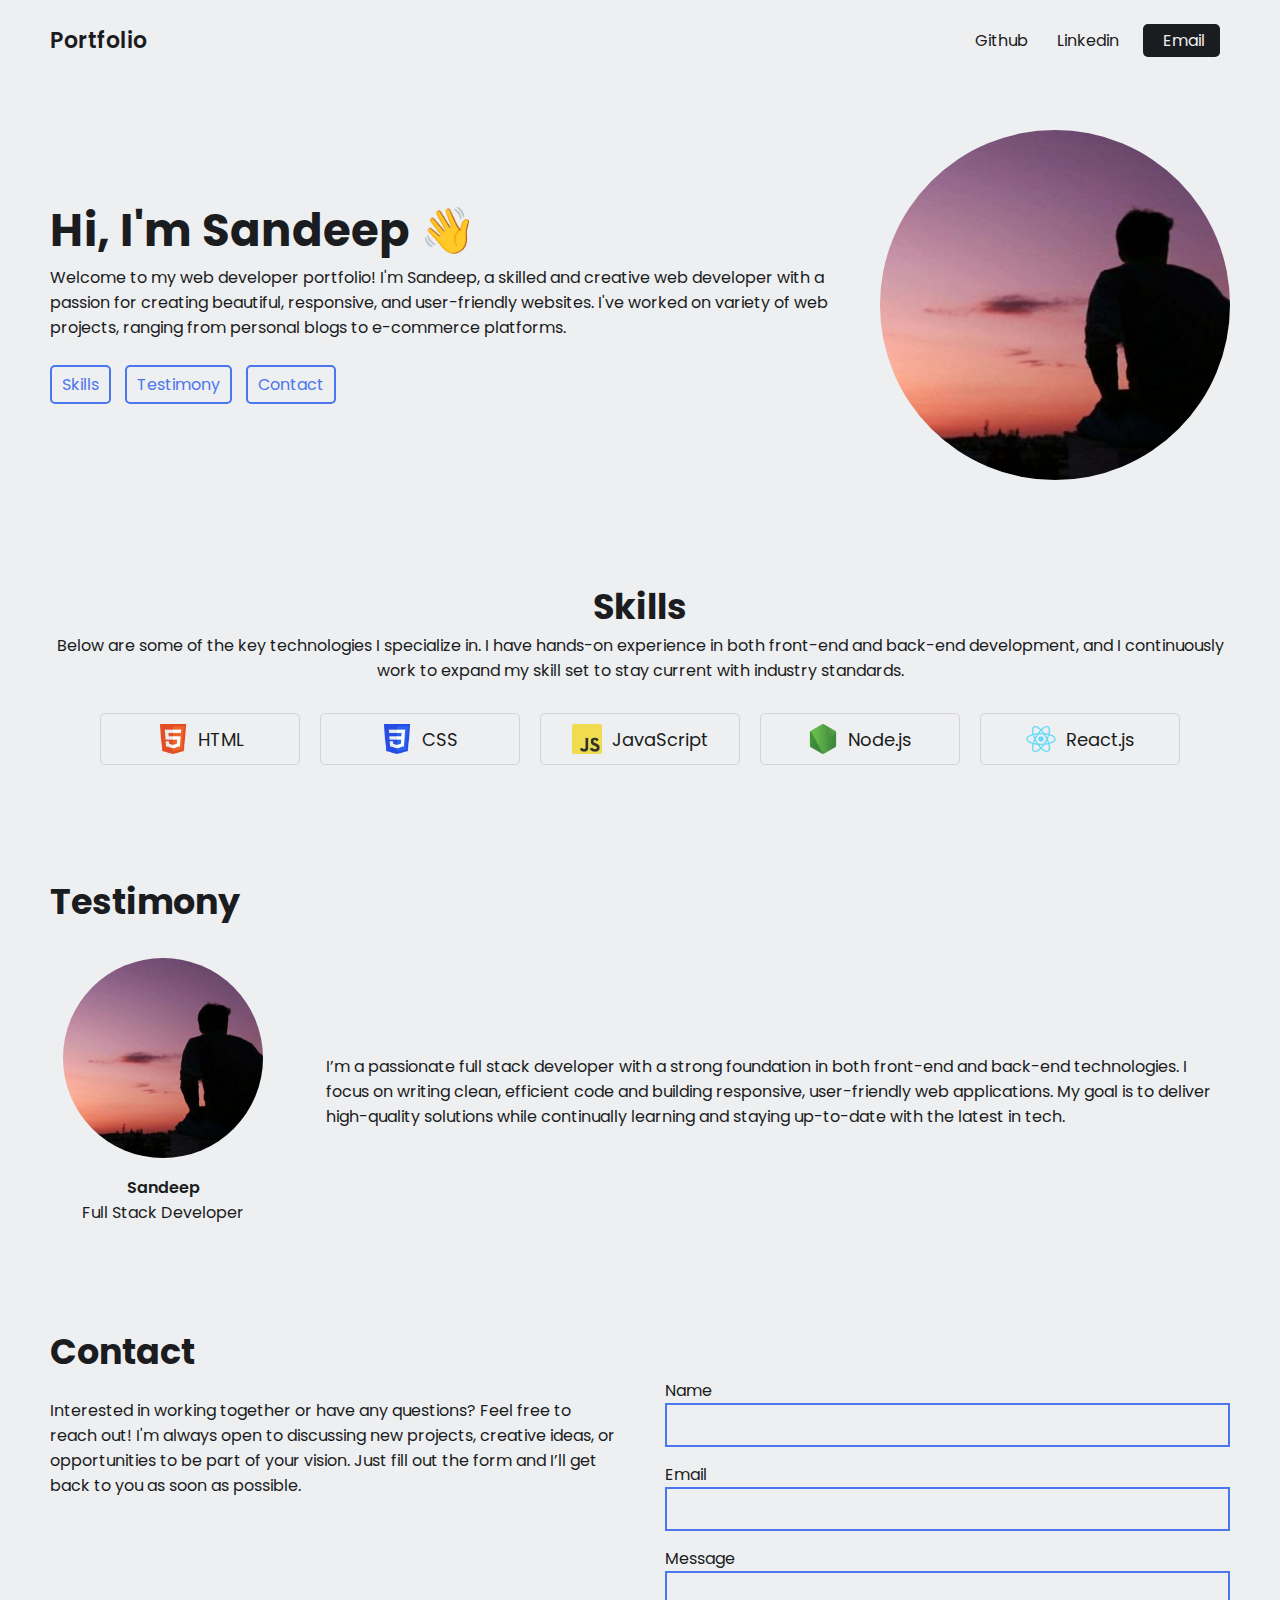
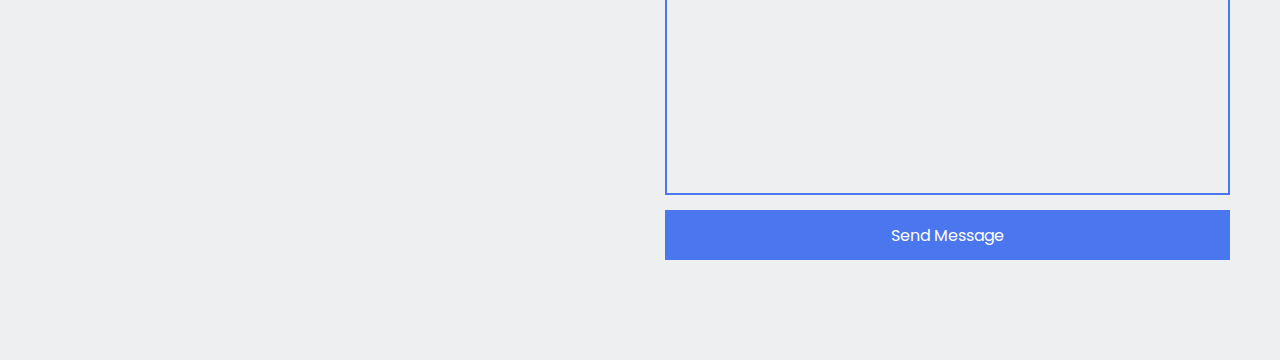
<file: personal portfolio/index.html>
<!DOCTYPE html>
<html lang="en">

<head>
    <meta charset="UTF-8">
    <meta http-equiv="X-UA-Compatible" content="IE=edge">
    <meta name="viewport" content="width=device-width, initial-scale=1.0">

    <link rel="preconnect" href="https://fonts.googleapis.com">
    <link rel="preconnect" href="https://fonts.gstatic.com" crossorigin>
    <link href="https://fonts.googleapis.com/css2?family=Poppins:wght@400;600&display=swap" rel="stylesheet">

    <link rel="stylesheet" href="https://cdnjs.cloudflare.com/ajax/libs/font-awesome/6.4.0/css/all.min.css"
        integrity="sha512-iecdLmaskl7CVkqkXNQ/ZH/XLlvWZOJyj7Yy7tcenmpD1ypASozpmT/E0iPtmFIB46ZmdtAc9eNBvH0H/ZpiBw=="
        crossorigin="anonymous" referrerpolicy="no-referrer" />

    <link rel="stylesheet" href="styles.css">

    <title>Portfolio</title>
</head>

<body>
    <!-- NAVBAR -->
    <nav>
        <div class="left">
            <a href="/">Portfolio</a>
        </div>

        <div class="right">
            <a href="http://github.com" target="_blank" rel="noopener noreferrer">
                <i class="fa-brands fa-github"></i>
                <span>Github</span>
            </a>

            <a href="http://linkedin.com" target="_blank" rel="noopener noreferrer">
                <i class="fa-brands fa-linkedin"></i>
                <span>Linkedin</span>
            </a>

            <a href="mailto:john@example.com">
                <i class="fa-solid fa-envelope"></i>
                <span>Email</span>
            </a>
        </div>
    </nav>

    <main>
        <!-- SECTION 1: Hero -->
        <section class="hero-section">
            <div class="text">
                <h2>Hi, I'm Sandeep 👋</h2>
                <p>Welcome to my web developer portfolio! I'm Sandeep, a skilled and creative web developer with a
                    passion for creating
                    beautiful, responsive, and user-friendly websites. I've worked on variety of web projects, ranging
                    from personal blogs
                    to e-commerce platforms.</p>

                <div class="links">
                    <a href="#skills">
                        <i class="fa-solid fa-code"></i>
                        <span>Skills</span>
                    </a>

                    <a href="#testimony">
                        <i class="fa-solid fa-pen"></i>
                        <span>Testimony</span>
                    </a>

                    <a href="#contact">
                        <i class="fa-solid fa-envelope"></i>
                        <span>Contact</span>
                    </a>
                </div>
            </div>

            <div class="headshot">
                <img src="./asset/profile.jpg" alt="profile-img">
            </div>
        </section>

        <!-- SECTION 2: Skills -->
        <section id="skills" class="skills-section">
            <h2>Skills</h2>
            <div class="text">
                Below are some of the key technologies I specialize in. I have hands-on experience in both front-end and back-end
                development, and I continuously work to expand my skill set to stay current with industry standards.
            </div>

            <div class="cells">
                <div class="cell">
                    <img src="./asset/html-logo.webp" alt="html logo">
                    <span>HTML</span>
                </div>

                <div class="cell">
                    <img src="./asset/css-logo.webp" alt="css logo">
                    <span>CSS</span>
                </div>

                <div class="cell">
                    <img src="./asset/javascript-logo.webp" alt="javascript logo">
                    <span>JavaScript</span>
                </div>

                <div class="cell">
                    <img src="./asset/node-logo.webp" alt="node logo">
                    <span>Node.js</span>
                </div>

                <div class="cell">
                    <img src="./asset/react-logo.webp" alt="react logo">
                    <span>React.js</span>
                </div>
            </div>
        </section>

        <!-- SECTION 3: Testimony -->
        <section id="testimony" class="testimony-section">
            <h2>Testimony</h2>
        
            <div class="group">
                <div class="person-details">
                    <img src="./asset/profile.jpg" alt="Profile picture of Sandeep">
                    <p>Sandeep</p>
                    <p>Full Stack Developer</p>
                </div>
        
                <div class="text">
                    I’m a passionate full stack developer with a strong foundation in both front-end and back-end technologies.
                    I focus on writing clean, efficient code and building responsive, user-friendly web applications. My goal is
                    to deliver high-quality solutions while continually learning and staying up-to-date with the latest in tech.
                </div>
            </div>
        </section>
        

        <!-- SECTION 4: Contact -->
        <section id="contact" class="contact-section">
            <h2>Contact</h2>

            <div class="group">
                <div class="text">
                    Interested in working together or have any questions? Feel free to reach out! I'm always open to discussing new
                    projects, creative ideas, or opportunities to be part of your vision. Just fill out the form and I’ll get back to you as
                    soon as possible.
                </div>

                <form>
                    <label for="name">Name</label>
                    <input type="text" id="name">

                    <label for="email">Email</label>
                    <input type="email" id="email">

                    <label for="message">Message</label>
                    <textarea id="message" cols="30" rows="10"></textarea>

                    <button type="submit">Send Message</button>
                </form>
            </div>
        </section>
    </main>
</body>

</html>
</file>
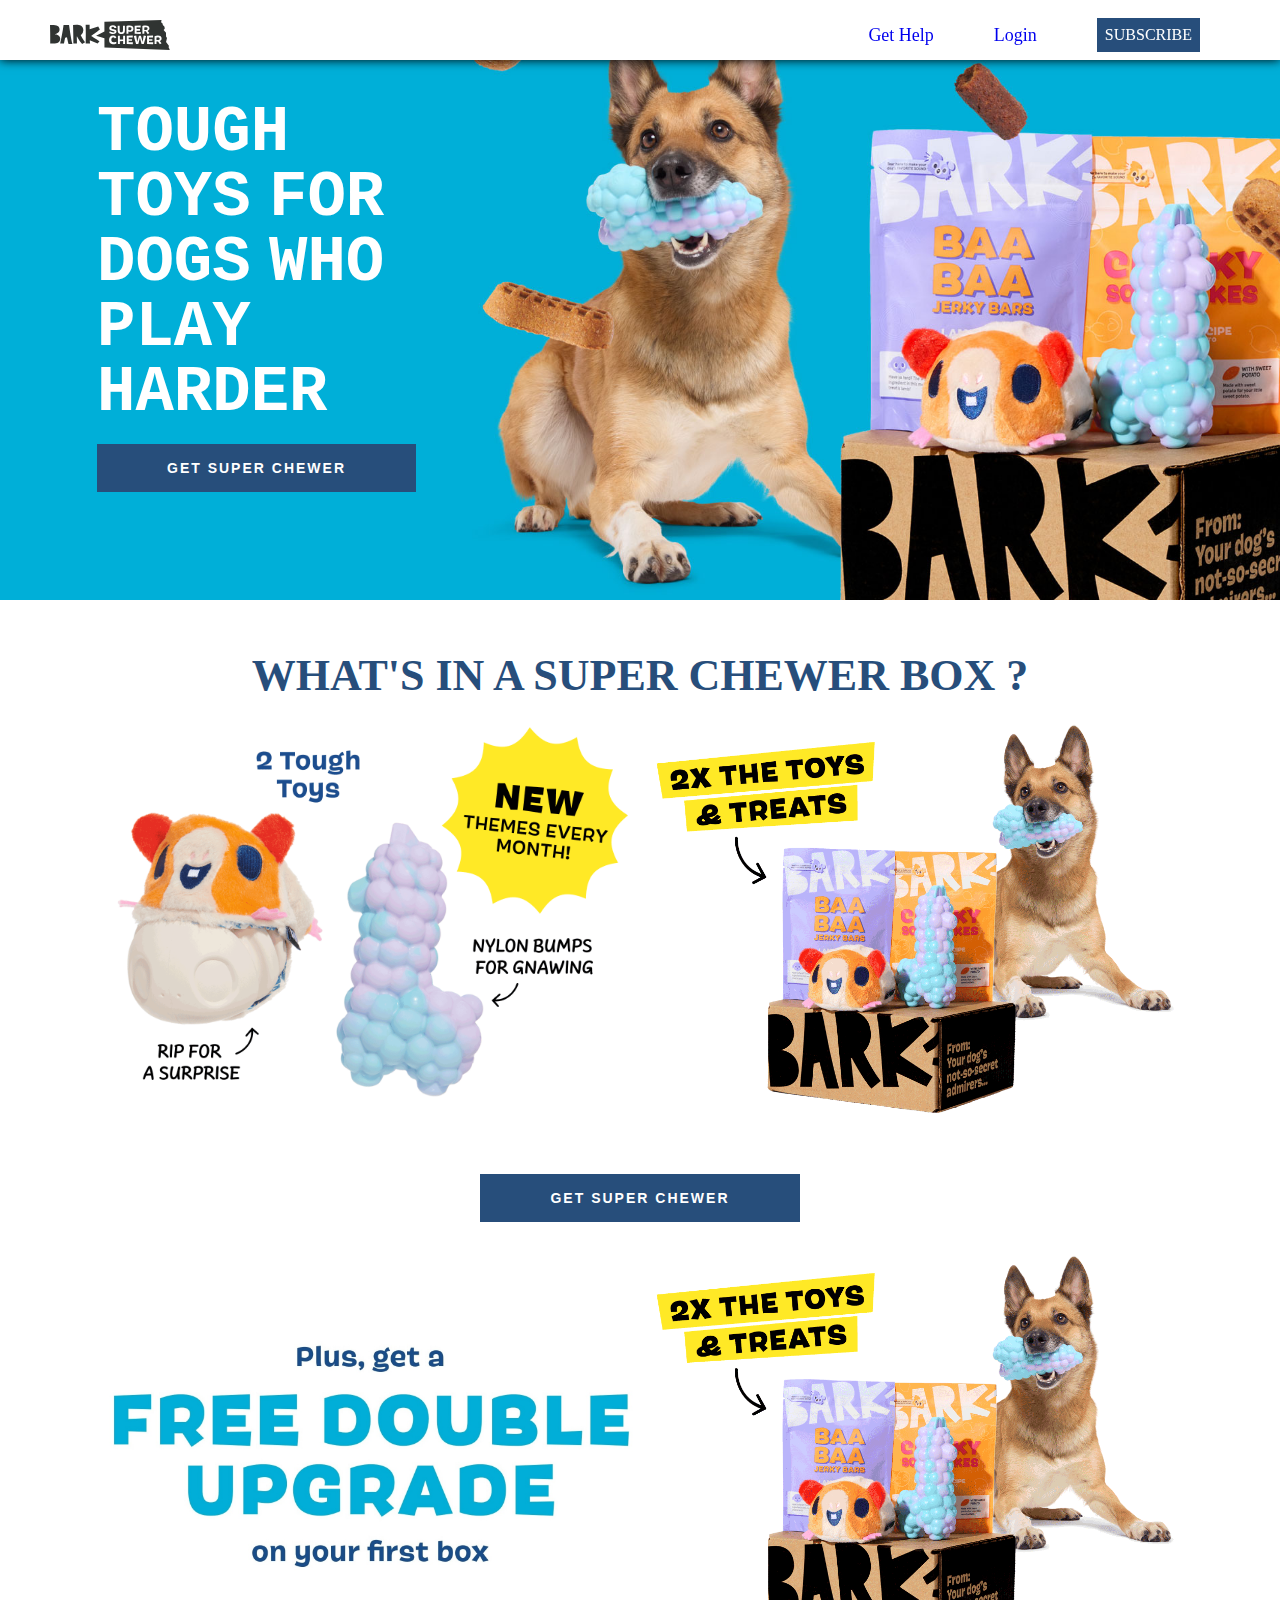
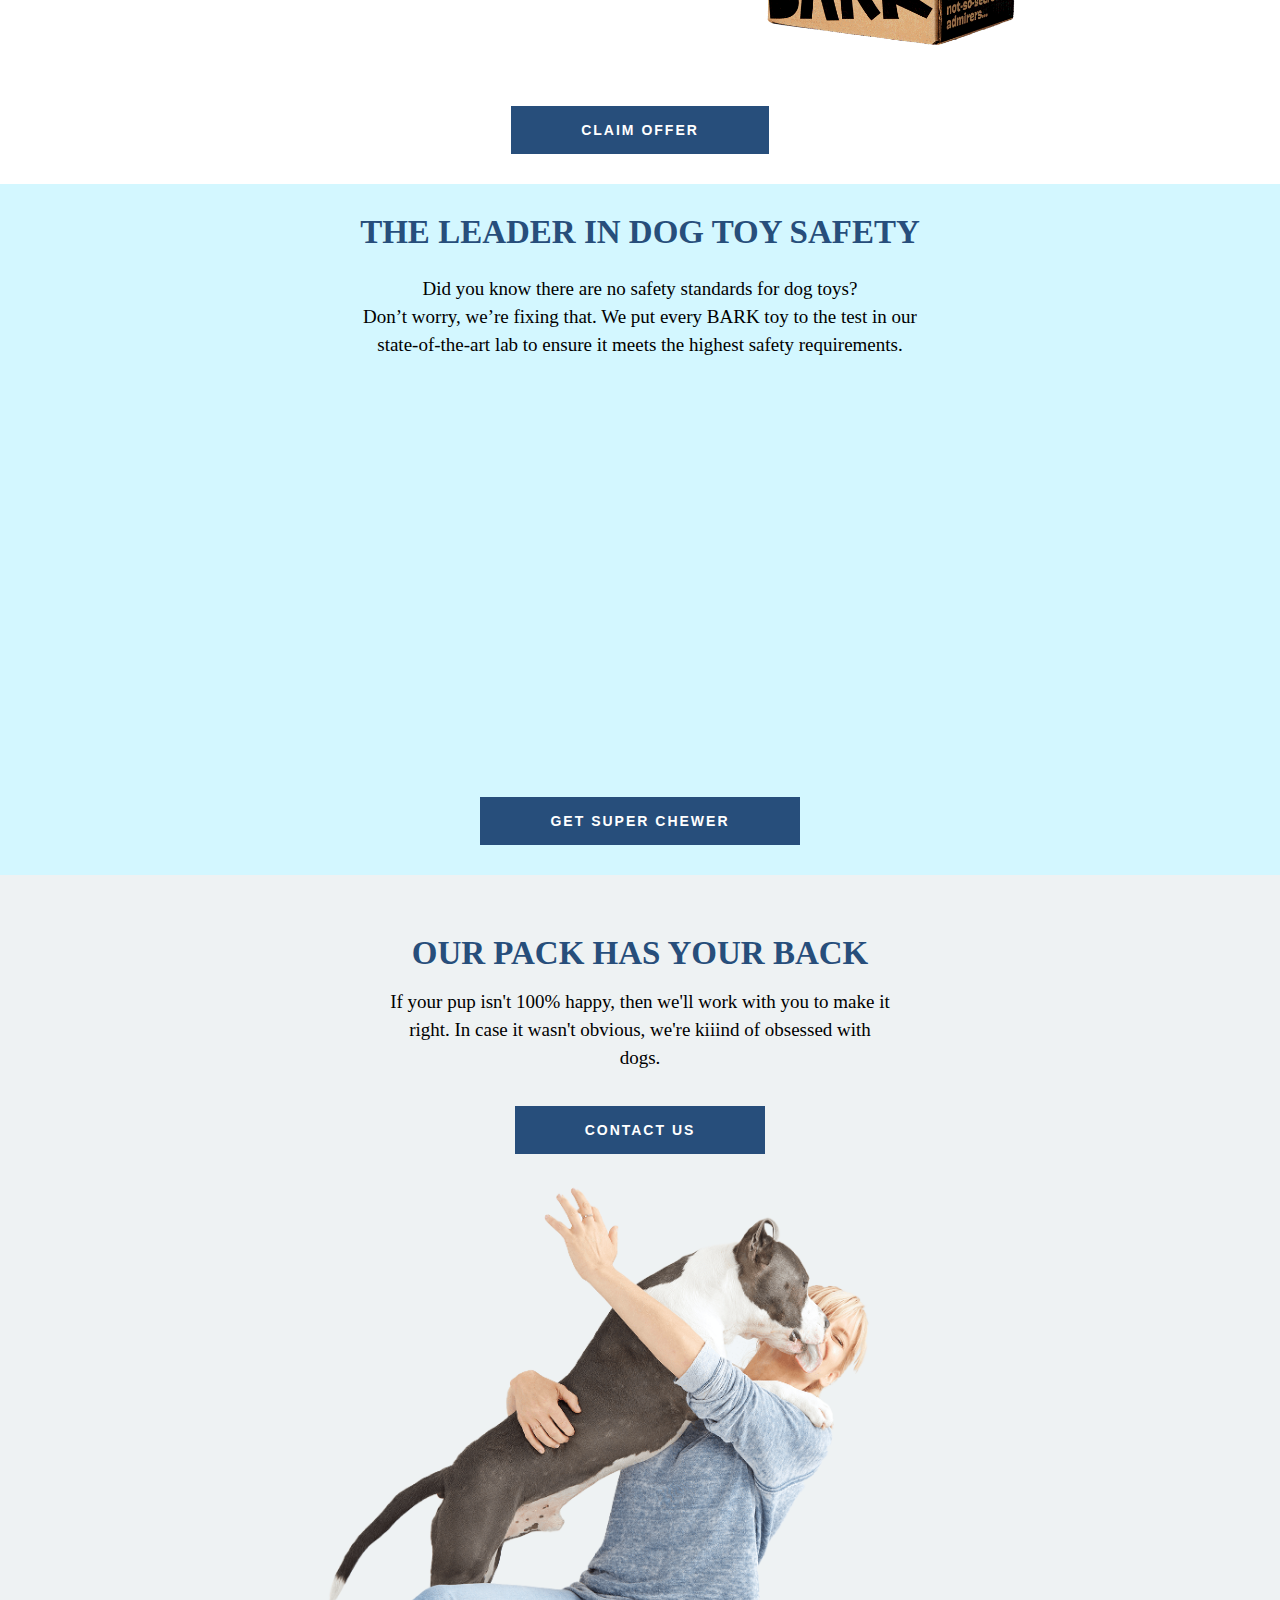
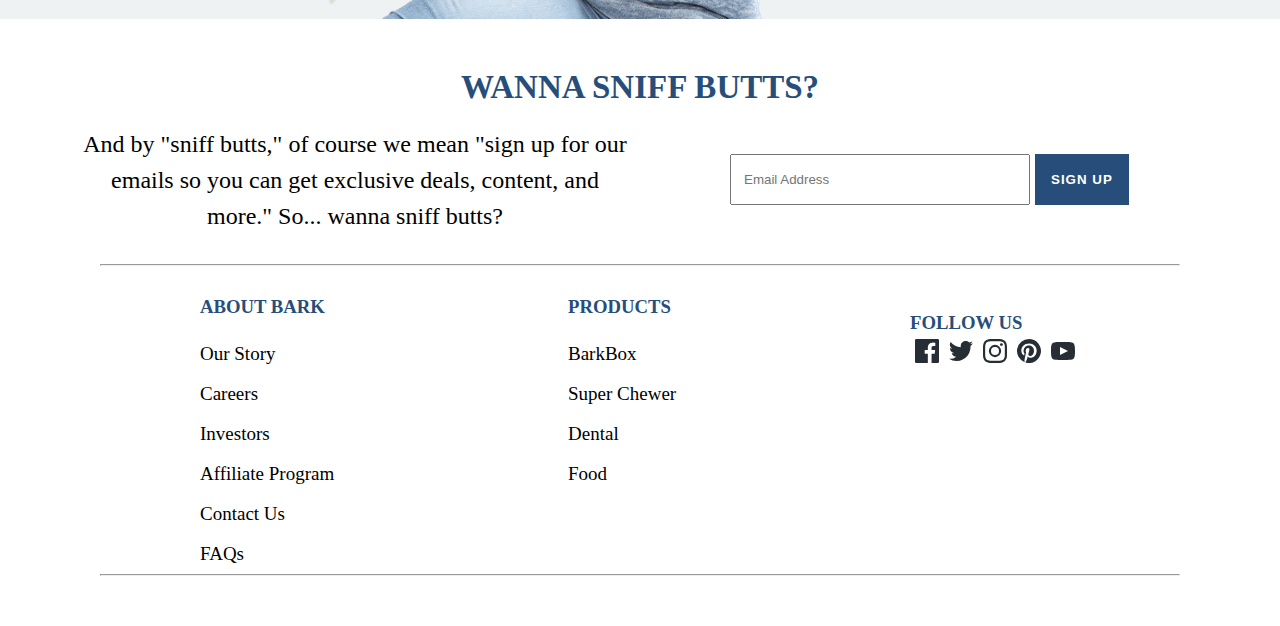
<file: product landing page/index.html>
<!DOCTYPE html>
<html lang="en">

<head>
    <meta charset="UTF-8">
    <meta name="viewport" content="width=device-width, initial-scale=1.0">
    <title></title>
    <link rel="stylesheet" href="style.css">
</head>

<body>
    <header class="header-sty">
        <img class="img-logo-sty" src="./asset/logo.svg" alt="barkbox_logo">
        <nav class="nav-link-sty">
            <ul>
                <li><a href="#">Get Help</a></li>
                <li><a href="#">Login</a></li>
                <li class="subscribe-sty">SUBSCRIBE</li>
            </ul>
        </nav>
    </header>
    <main>
        <section class="hero-section">
            <div class="hero-section-content-sty">
                <div class="hero-desktop-content">
                    <pre class="hero-heading-sty">
TOUGH 
TOYS FOR 
DOGS WHO 
PLAY
HARDER
</pre>
                    <button class="hero-btn-sty-super">GET SUPER CHEWER </button>
</div>
            </div>
        </section>

        <section class="super_chewer">
            <h2>WHAT'S IN A SUPER CHEWER BOX ?</h2>
            <div class="toys_container">
                <div class="left-box">
                    <img class="toys_image1" src="./asset/0724_Play_SC_JoinPage_Andes_Toys.gif" alt="">
                </div>
                <div class="right-box">
                    <img class="toys_image2" src="./asset/0724_Play_SC_JoinPage_Andes_GWP_TOYS.gif" alt="">
                </div>
            </div>
            <div class="btn-center">
                <button class="hero-btn-sty-super">GET SUPER CHEWER </button>
            </div>
        </section>

        <section class="upgrade-toys-sec">
            <div class="toys_container">
                <div class="left-upgrade-toys">
                    <img class="toys_image1" src="./asset/DD_Text_less_padding.jpeg" alt="">
                </div>
                <div class="right-upgrade-toys">
                    <img class="toys_image2" src="./asset/0724_Play_SC_JoinPage_Andes_GWP_TOYS.gif" alt="">
                </div>
            </div>
            <div class="btn-center">
                <button class="hero-btn-sty-super"> CLAIM OFFER</button>
            </div>
        </section>

        <section class="dog-safety">
            <div class="dog-safety-content">
                <h2>THE LEADER IN DOG TOY SAFETY</h2>
                <p>Did you know there are no safety standards for dog toys?</p>
                <p class="dog-safety-con-p">Don’t worry, we’re fixing that. We put every BARK toy to the test in our state-of-the-art lab to
                    ensure it meets the
                    highest safety requirements.</p>
            </div>
            <div class="video">
                <iframe class="you-tube-video-component" src="https://www.youtube.com/embed/g_DfhRK60c0?si=9krWtlgbxxtFpk3L" title="YouTube video player"
                    frameborder="0"
                    allow="accelerometer; autoplay; clipboard-write; encrypted-media; gyroscope; picture-in-picture; web-share"
                    referrerpolicy="strict-origin-when-cross-origin" allowfullscreen></iframe>
            </div>
            <div class="btn-center">
                <button class="hero-btn-sty-super"> GET SUPER CHEWER</button>
            </div>
        </section>

        <section class="pack-back">
            <div class="pack-back-content">
                <h2>OUR PACK HAS YOUR BACK</h2>
                <p>
                    If your pup isn't 100% happy, then we'll work with you to make it right. In case it wasn't
                    obvious, we're kiiind of
                    obsessed with dogs.</p>
            </div>

            <div class="btn-center">
                <button class="hero-btn-sty-super"> CONTACT US</button>
            </div>
            <img class="pack-back-img-sty" src="./asset/NEW_MOOSE_3__1_-min.png" alt="NEW_MOOSE_3__1_-min">
        </section>


        <section class="message">

            <h2>Wanna sniff butts?</h2>
            <div class="message-container">
                <p>
                    And by "sniff butts," of course we mean "sign up for our emails so you can get exclusive deals,
                    content, and more."
                    So... wanna sniff butts?</p>
                <div class="email">
                    <input type="email" placeholder="Email Address">
                    <button>SIGN UP</button>
                </div>
            </div>
        </section>

    </main>
    <footer class="footer">
        <hr>
        <div class="footer-container">
            <div id="foo-box" class="foo-box-one">
                <h3>ABOUT BARK</h3>
                <ul>
                    <li>Our Story</li>
                    <li>Careers</li>
                    <li>Investors</li>
                    <li>Affiliate Program</li>
                    <li>Contact Us</li>
                    <li>FAQs</li>
                </ul>
            </div>
            <div id="foo-box" class="foo-box-two">

                <h3>PRODUCTS</h3>
                <ul>
                    <li>BarkBox</li>
                    <li>Super Chewer</li>
                    <li>Dental</li>
                    <li>Food</li>
                </ul>

            </div>
            <div class="foo-box-three">
                <h3>
                    FOLLOW US
                </h3>
                <div class="social-media-container">
                    <ul>
                        <li><a href="">
                                <img src="./asset/face-book-icon.svg" alt="">
                            </a></li>
                        <li><a href="">
                                <img src="./asset/twitter-icon.svg" alt="">
                            </a></li>

                        <li><a href="">
                                <img src="./asset/insta-icon.svg" alt="">
                            </a>
                        </li>
                        <li><a href="">
                                <img src="./asset/pintrest-icon.svg" alt="">
                            </a></li>
                        <li><a href="">
                                <img src="./asset/icon-yt.svg" alt=""> </a></li>

                    </ul>
                </div>
            </div>
        </div>
        <hr>
    </footer>
</body>

</html>
</file>
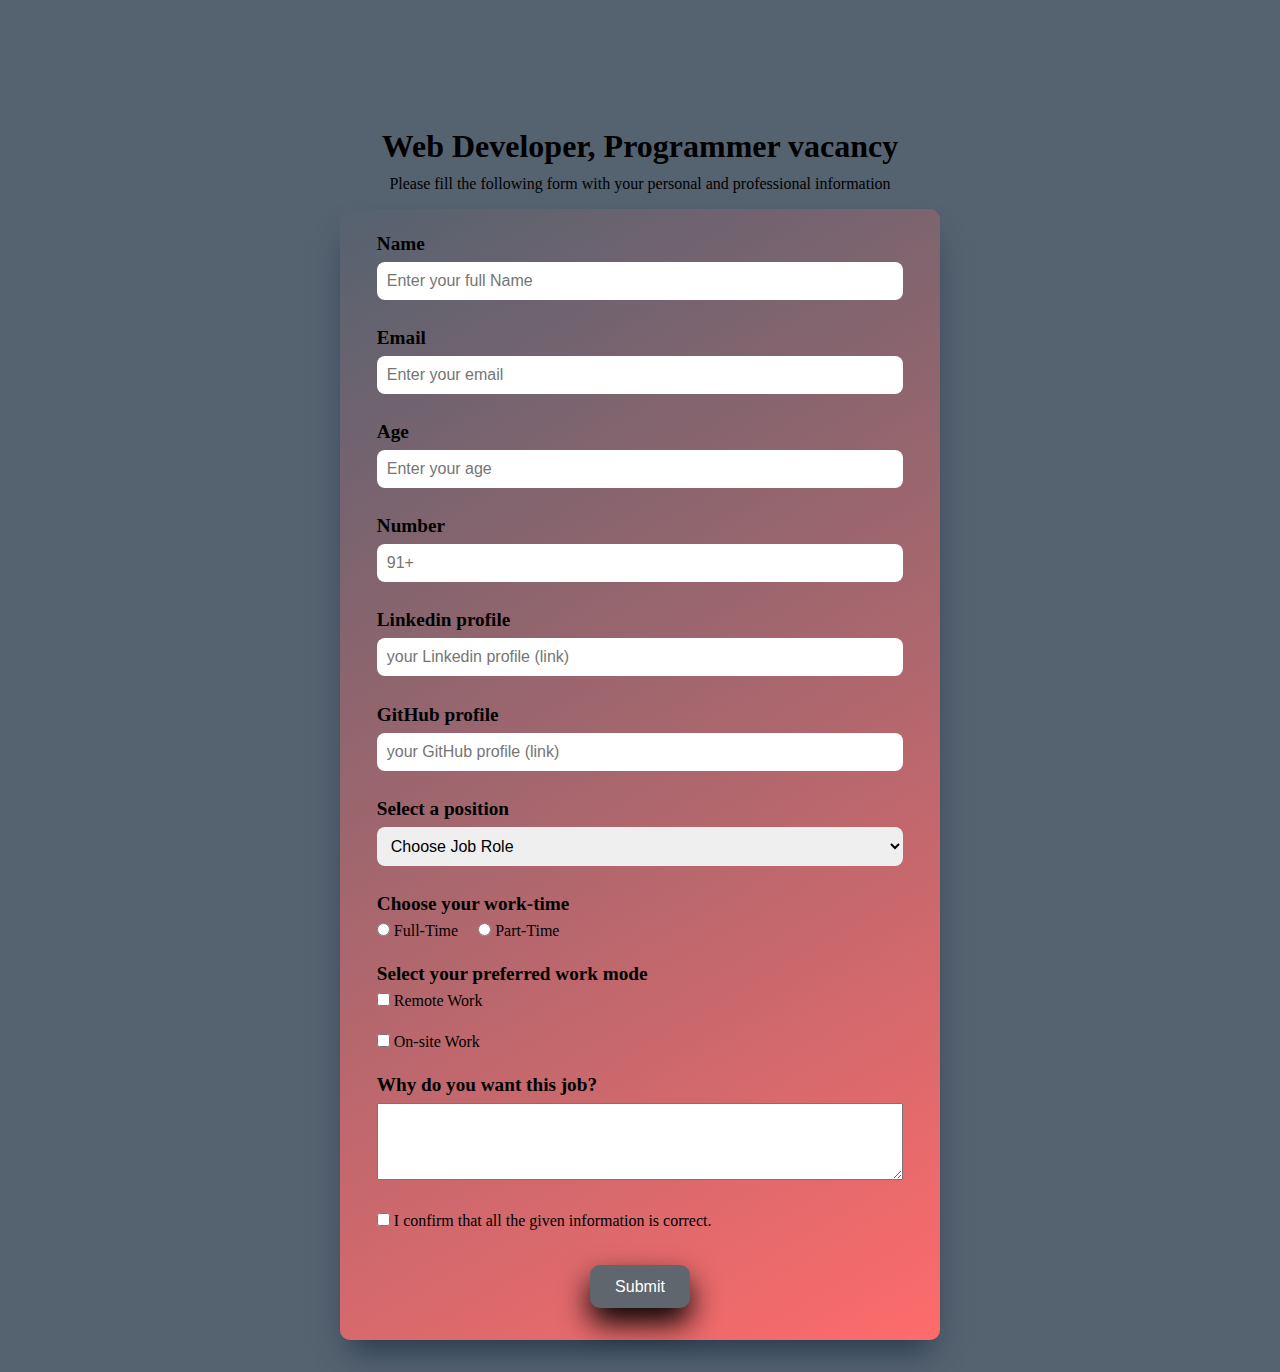
<file: survey form/index.html>
<!DOCTYPE html>
<html lang="en">

<head>
    <meta charset="UTF-8">
    <meta name="viewport" content="width=device-width, initial-scale=1.0">
    <title>web Developer Job Survey</title>
    <link rel="stylesheet" href="style.css">
</head>

<body>
    <h1 id="title">Web Developer, Programmer vacancy</h1>
    <p id="description">Please fill the following form with your personal and professional information</p>
    <div class="form-sty">
        <form action="" id="survey-form">
            <label class="label-sty" id="name-label" for="name">Name</label>
            <input type="text" name="" id="name" placeholder="Enter your full Name" required>
            <label for="email" id="email-label" class="label-sty">Email</label>
            <input type="email" name="" id="email" placeholder="Enter your email" required>
            <label for="number" id="number-label" class="label-sty">Age</label>
            <input type="number" name="" id="number" placeholder="Enter your age" min=19 max=45 required>
            <label class="label-sty">Number</label>
            <input type="text" name="" id="" placeholder="91+">
            <label class="label-sty">Linkedin profile</label>
            <input type="text" name="" id="" placeholder="your Linkedin profile (link)" required>
            <label for="github" class="label-sty">GitHub profile</label>
            <input type="text" name="" id="" placeholder="your GitHub profile (link)" required>
            <label class="label-sty">Select a position</label>
            <select id="dropdown" required>
                <option>Choose Job Role</option>
                <option>Frontend Developer</option>
                <option>Backend Developer</option>
                <option>Full stack Developer</option>
            </select>
            <label class="label-sty">Choose your work-time</label>
            <div>
                <input type="radio" id="full-time" name="availability" value="job"><label for="full-time"
                    class="radio-sty"> Full-Time</label></input>
                <input type="radio" id="part-time" name="availability" value="job"><label class="radio-sty"
                    for="part-time"> Part-Time</label></input>
            </div>
            <label class="label-sty">Select your preferred work mode</label>

            <div>
                <input type="checkbox" value="remote" id="remote" name="work_mode">
                <label for="remote">Remote Work</label>
            </div>

            <div>
                <input value="onsite" type="checkbox" id="onsite" name="work_mode">
                <label for="onsite">On-site Work</label>
            </div>
            <label for="message" class="label-sty">Why do you want this job?</label>
            <textarea id="message" rows="5" cols="10"></textarea>
            <p class="para-sty">
                <input for="agree" type="checkbox" value="checkbox" required>
                <label for="agree">I confirm that all the given information is correct.</label>
            </p>
            <input id="submit" type="submit"></button>
        </form>
    </div>

</body>

</html>
</file>
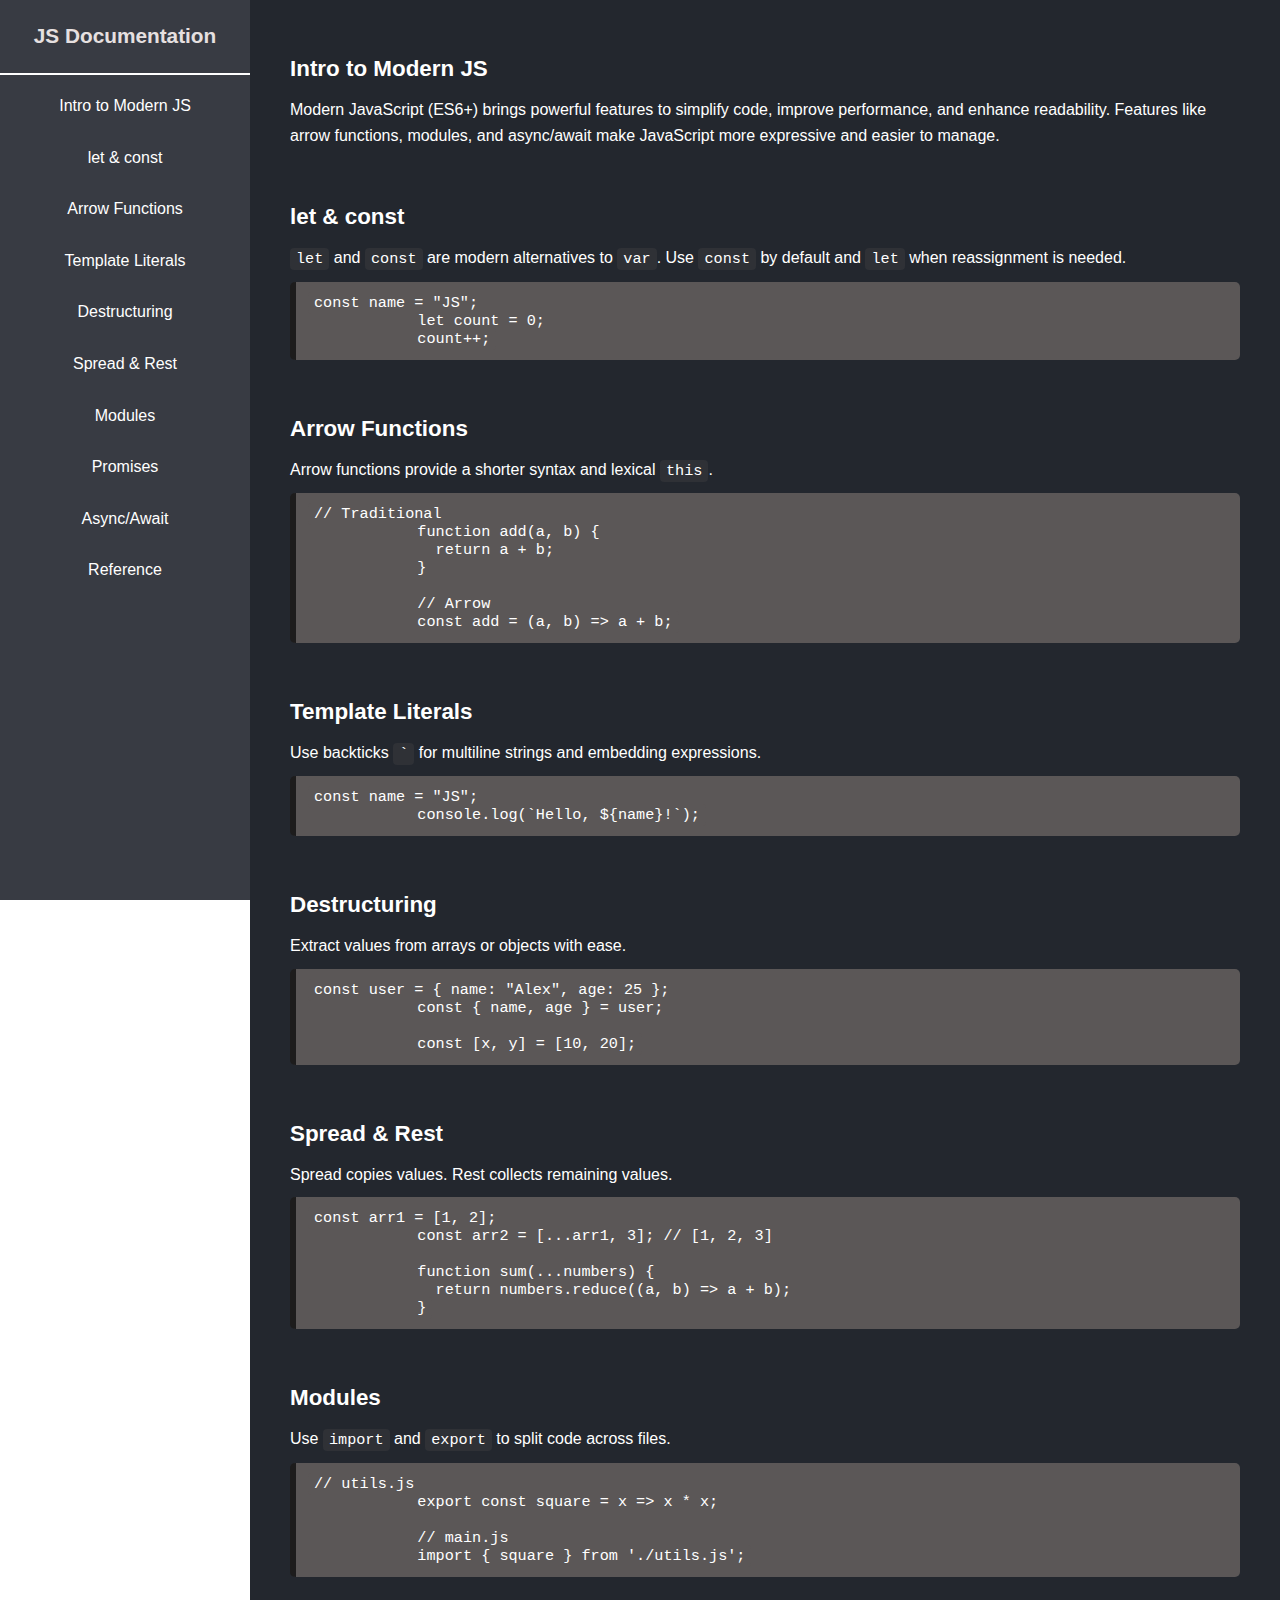
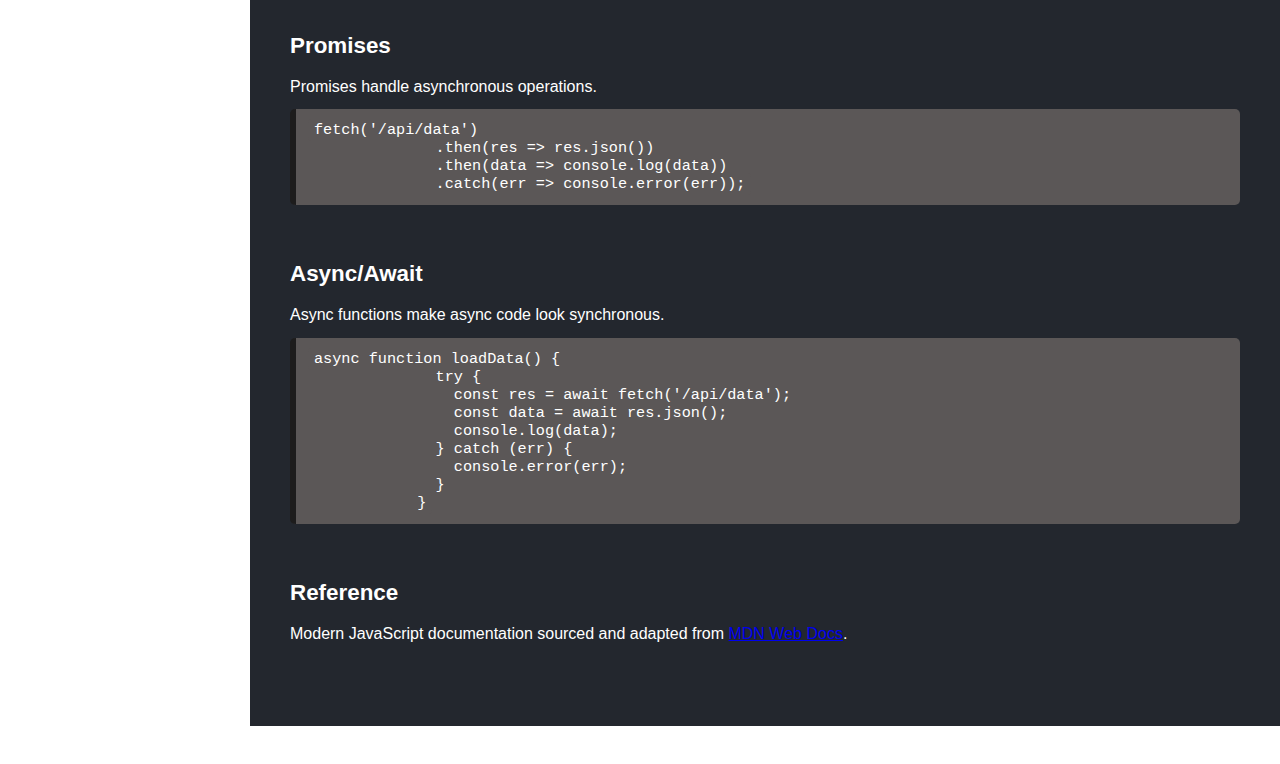
<file: techincal documentation/index.html>
<!DOCTYPE html>
<html lang="en">
<head>
    <meta charset="UTF-8">
    <meta name="viewport" content="width=device-width, initial-scale=1.0">
    <title>Document</title>
    <link rel="stylesheet" href="style.css">
    <link rel="preconnect" href="https://fonts.googleapis.com">
    <link rel="preconnect" href="https://fonts.gstatic.com" crossorigin>
    <link href="https://fonts.googleapis.com/css2?family=Inter:wght@400;600;700&family=Fira+Code&display=swap">
</head>
<body>
    <main>
        <div class="left_container">
            <h2>JS Documentation</h2>
            <ul>
                <li><a href="#intro">Intro to Modern JS</a></li>
                <li><a href="#let_const">let & const</a></li>
                <li><a href="#arrow_functions">Arrow Functions</a></li>
                <li><a href="#template_literals">Template Literals</a></li>
                <li><a href="#destructuring">Destructuring</a></li>
                <li><a href="#spread_rest">Spread & Rest</a></li>
                <li><a href="#modules">Modules</a></li>
                <li><a href="#promises">Promises</a></li>
                <li><a href="#async_await">Async/Await</a></li>
                <li><a href="#reference">Reference</a></li>
            </ul>
        </div>
        <div class="right_container">
            <section id="intro">
                <h2>Intro to Modern JS</h2>
                <p>Modern JavaScript (ES6+) brings powerful features to simplify code, improve performance, and enhance
                    readability. Features like arrow functions, modules, and async/await make JavaScript more expressive
                    and easier to manage.</p>
            </section>

            <section id="let_const">
                <h2>let & const</h2>
                <p><code>let</code> and <code>const</code> are modern alternatives to <code>var</code>. Use
                    <code>const</code> by default and <code>let</code> when reassignment is needed.
                </p>
                <pre><code>const name = "JS";
            let count = 0;
            count++;</code></pre>
            </section>
            <section id="arrow_functions">
                <h2>Arrow Functions</h2>
                <p>Arrow functions provide a shorter syntax and lexical <code>this</code>.</p>
                <pre><code>// Traditional
            function add(a, b) {
              return a + b;
            }
            
            // Arrow
            const add = (a, b) => a + b;</code></pre>
            </section>
            <section id="template_literals">
                <h2>Template Literals</h2>
                <p>Use backticks <code>`</code> for multiline strings and embedding expressions.</p>
                <pre><code>const name = "JS";
            console.log(`Hello, ${name}!`);</code></pre>
            </section>

            <section id="destructuring">
                <h2>Destructuring</h2>
                <p>Extract values from arrays or objects with ease.</p>
                <pre><code>const user = { name: "Alex", age: 25 };
            const { name, age } = user;
            
            const [x, y] = [10, 20];</code></pre>
            </section>
            <section id="spread_rest">
                <h2>Spread & Rest</h2>
                <p>Spread copies values. Rest collects remaining values.</p>
                <pre><code>const arr1 = [1, 2];
            const arr2 = [...arr1, 3]; // [1, 2, 3]
            
            function sum(...numbers) {
              return numbers.reduce((a, b) => a + b);
            }</code></pre>
            </section>

            <section id="modules">
                <h2>Modules</h2>
                <p>Use <code>import</code> and <code>export</code> to split code across files.</p>
                <pre><code>// utils.js
            export const square = x => x * x;
            
            // main.js
            import { square } from './utils.js';</code></pre>
            </section>

            <section id="promises">
                <h2>Promises</h2>
                <p>Promises handle asynchronous operations.</p>
                <pre><code>fetch('/api/data')
              .then(res => res.json())
              .then(data => console.log(data))
              .catch(err => console.error(err));</code></pre>
            </section>

            <section id="async_await">
                <h2>Async/Await</h2>
                <p>Async functions make async code look synchronous.</p>
                <pre><code>async function loadData() {
              try {
                const res = await fetch('/api/data');
                const data = await res.json();
                console.log(data);
              } catch (err) {
                console.error(err);
              }
            }</code></pre>
            </section>

            <section id="reference">
                <h2>Reference</h2>
                <p>Modern JavaScript documentation sourced and adapted from <a
                        href="https://developer.mozilla.org/en-US/docs/Web/JavaScript">MDN Web Docs</a>.</p>
            </section>
        </div>
    </main>
</body>
</html>
</file>
<file: personal portfolio/styles.css>
:root {
    --text-color: #1a1c20;
    --link-color: #4a76ee;
    --background-color: #eeeff1;
  }
  
  * {
    margin: 0;
    padding: 0;
    box-sizing: border-box;
  }
  
  html {
    scroll-behavior: smooth;
  }
  
  body {
    font-family: 'Poppins', sans-serif;
    color: var(--text-color);
    background-color: var(--background-color);
    max-width: 1400px;
    margin: 0 auto;
  }
  
  a {
    color: var(--link-color);
    text-decoration: none;
  }
  
  /* NAVBAR */
  nav {
    display: flex;
    justify-content: space-between;
    align-items: center;
  
    padding: 0 50px;
    height: 80px;
  }
  
  nav .left a {
    color: var(--text-color);
    font-size: 22px;
    font-weight: 600;
  }
  
  nav .right a {
    color: var(--text-color);
    margin: 0 10px;
  }
  
  nav .right a:last-child {
    color: var(--background-color);
    background-color: var(--text-color);
    padding: 5px 15px;
    border-radius: 5px;
  }
  
  nav .right a span {
    margin-left: 5px;
  }
  
  /* SECTION 1: Hero */
  .hero-section {
    display: flex;
    justify-content: space-between;
    align-items: center;
    padding: 0 50px;
    margin: 50px 0;
    margin-bottom: 100px;
    gap: 40px;
  }
  
  .hero-section .text {
    flex: 5;
  }
  
  .hero-section .text h2 {
    font-size: 45px;
  }
  
  .hero-section .text .links {
    margin-top: 25px;
  }
  
  .hero-section .text .links a {
    display: inline-block;
    padding: 5px 10px;
    border: 2px solid var(--link-color);
    border-radius: 5px;
    margin-right: 10px;
    margin-bottom: 10px;
    transition: .1s;
  }
  
  .hero-section .text .links a:hover {
    color: var(--text-color);
    border: 2px solid var(--text-color);
  }
  
  .hero-section .headshot {
    flex: 2;
    display: flex;
    justify-content: right;
  }
  
  .hero-section .headshot img {
    width: 350px;
    border-radius: 50%;
  }
  
  /* SECTION 2: Skills */
  .skills-section {
    padding: 0 50px;
    margin-bottom: 100px;
  }
  
  .skills-section h2 {
    text-align: center;
    font-size: 35px;
  }
  
  .skills-section .text {
    text-align: center;
    margin-bottom: 20px;
  }
  
  .skills-section .cells {
    display: flex;
    justify-content: center;
    flex-wrap: wrap;
  }
  
  .skills-section .cells .cell {
    display: flex;
    justify-content: center;
    align-items: center;
    gap: 10px;
  
    width: 200px;
    padding: 10px 20px;
    margin: 10px;
    border: 1.5px solid #d3d3d3;
    border-radius: 5px;
  }
  
  .skills-section .cells .cell img {
    width: 30px;
    height: 30px;
    object-fit: contain;
    border-radius: 2px;
  }
  
  .skills-section .cells .cell span {
    font-size: 18px;
  }
  
  /* SECTION 3: Testimony */
  .testimony-section {
    padding: 0 50px;
    margin-bottom: 100px;
  }
  
  .testimony-section h2 {
    font-size: 35px;
    margin-bottom: 30px;
  }
  
  .testimony-section .group {
    display: flex;
    align-items: center;
    gap: 50px;
  }
  
  .testimony-section .group .person-details {
    text-align: center;
    flex: 2;
  }
  
  .testimony-section .group .person-details img {
    width: 200px;
    aspect-ratio: 1 / 1;
    object-fit: cover;
    border-radius: 50%;
    margin-bottom: 10px;
  }
  
  .testimony-section .group .person-details p {
    font-weight: 600;
  }
  
  .testimony-section .group .person-details p:last-child {
    font-weight: normal;
  }
  
  .testimony-section .group .text {
    flex: 8;
  }
  
  /* SECTION 4: Contact */
  .contact-section {
    padding: 0 50px;
    margin-bottom: 100px;
  }
  
  .contact-section h2 {
    font-size: 35px;
  }
  
  .contact-section .group {
    display: flex;
    gap: 50px;
  }
  
  .contact-section .group .text {
    flex: 3;
    margin-top: 20px;
  }
  
  .contact-section .group form {
    flex: 3;
    display: flex;
    flex-direction: column;
  }
  
  .contact-section .group form input,
  .contact-section .group form textarea {
    font-family: 'Poppins', sans-serif;
    border: 2px solid var(--link-color);
    background-color: transparent;
    padding: 10px;
    margin-bottom: 15px;
    outline: none;
    resize: none;
  }
  
  .contact-section .group form button {
    font-size: 16px;
    font-family: 'Poppins', sans-serif;
    color: #fff;
    background-color: var(--link-color);
    border: none;
    height: 50px;
    cursor: pointer;
    transition: .1s;
  }
  
  .contact-section .group form button:hover {
    filter: brightness(.9);
  }
  
  @media (max-width: 850px) {
    /* SECTION 1: Hero */
    .hero-section .text h2 {
      font-size: 35px;
    }
  }
  
  @media (max-width: 740px) {
    /* SECTION 1: Hero */
    .hero-section {
      flex-direction: column-reverse;
    }
  
    .hero-section .headshot img {
      width: 300px;
    }
  
    /* SECTION 3: Testimony */
    .testimony-section {
      text-align: center;
    }
  
    .testimony-section .group {
      flex-direction: column;
    }
  
    /* SECTION 4: Contact */
    .contact-section .group {
      flex-direction: column;
    }
  }
  
  @media (max-width: 600px) {
    /* NAVBAR */
    nav {
      padding: 0 20px;
    }
  
    nav .right a {
      font-size: 22px;
    }
  
    nav .right a:last-child {
      color: var(--text-color);
      background-color: transparent;
      padding: 0;
    }
  
    nav .right a span {
      display: none;
    }
  
    /* SECTION 1: Hero */
    .hero-section {
      padding: 0 20px;
    }
  
    .hero-section .text h2 {
      font-size: 30px;
    }
  
    /* SECTION 2: Skills */
    .skills-section {
      padding: 0 20px;
    }
  
    .skills-section .cells .cell span {
      font-size: 16px;
    }
  
    /* SECTION 3: Testimony */
    .testimony-section {
      padding: 0 20px;
    }
  
    /* SECTION 4: Contact */
    .contact-section {
      padding: 0 20px;
    }
  }
</file>
<file: product landing page/style.css>
* {
  margin: 0;
  padding: 0;
  box-sizing: border-box;
}
.header-sty {
  width: 100%;
  min-height: 60px;
  position: fixed;
  top: 0;
  left: 0;
  z-index: 1;
  display: flex;
  justify-content: space-between;
  align-items: center;
  padding-inline: 50px;
  padding-top: 10px;
  box-shadow: 0 0 10px black;
  background-color: white;
}
.img-logo-sty {
  width: 100%;
  max-width: 120px;
}
.nav-link-sty ul {
  display: flex;
  justify-content: space-between;
  list-style-type: none;
  align-items: center;
}
.nav-link-sty ul li {
  margin-inline: 30px;
}
.nav-link-sty ul li a {
  text-decoration: none;
  font-weight: 500;
  
  font-size: 18px;
}

.subscribe-sty{
  background-color:#274e7b ;
  padding: 8px;
  
}
.subscribe-sty {
  color: white;
  
}
.hero-section{
    background: url(./asset/Andes_Hero_Desktop_SC.jpg);
    height: 100vh;
    background-repeat: no-repeat;
    background-size: cover;
    max-height:600px;
    background-position: center;
    margin-left: auto;
    margin-right: auto;
    width: 100%;
     position: relative;
}
.hero-section-content-sty{
position: absolute;
top: 101px;
left: 97px;

}
.hero-mobile-content{
   display: none;
}
.hero-heading-sty{
  font-size: 4rem;
  font-weight: 600;
  color: white;
  line-height: 65px;
  word-spacing: -20px;
}

.btn-center{
   display: flex;
   justify-content: center;
}
.hero-btn-sty-super{
  border: none;
  padding: 16px 70px;
  background-color: #274e7b;
  color: white;
  font-weight: 600;
  font-size: 14px;
  letter-spacing: 2px;
  margin-top: 18px;
}
.super_chewer{
   margin-top: 50px;
  
}
.super_chewer h2{
     font-size: 44px;
     text-align: center;
     color: #274e7b;

}
.toys_container{
  display: flex;
  margin-top: 20px;
  margin-inline: 50px;
  justify-content: center;
  margin-bottom: 30px;
}
.toys_image1{
  width: 100%;
  max-width: 540px;
}
.toys_image2{
  width: 100%;
  max-width: 540px;
}

.upgrade-toys-sec{
  margin-top: 30px;
}


.dog-safety{
  background-color: #D3F7FF;
  margin-top: 30px;
  padding-block: 30px;
  width: 100%;
  padding-inline: 100px;
  display: flex;
  flex-direction: column;
}
.dog-safety-content{
  display: flex;
  flex-direction: column;
  align-items: center;
}
.dog-safety h2{
  text-align: center;
  font-size: 33px;
  color: #274e7b;
  margin-bottom: 24px;
}
.dog-safety p{
  font-size: 19px;
  line-height: 28px;
  text-align: center;
}
.dog-safety-con-p{
     width:100%;
     max-width: 560px;
}
.video{
  margin-top: 20px;
  display: flex;
  justify-content: center;
}
.you-tube-video-component{
  width: 100%;
  max-width: 800px;
  min-height: 400px;
}

.pack-back{
  background-color: #EEF2F3;
  padding-top: 60px;
  display: flex;
  flex-direction: column;
  align-items: center;
  padding-inline: 10px;
}
.pack-back-content{
  display: flex;
  flex-direction: column;
  align-items: center;

}
.pack-back-content h2{
  font-size: 33px;
  color: #274e7b;
  margin-bottom: 16px;
  text-align: center;

}
.pack-back-content p{
  text-align: center;
  font-size: 19px;
  line-height: 28px;
  margin-bottom: 16px;
  width: 100%;
  max-width: 500px;
}

.pack-back-img-sty{
  width: 100%;
  max-width: 800px;
}
.message {
   margin-top: 50px;
   padding-inline: 80px;
}
.message h2{
  text-align: center;
  font-size: 33px;
  text-transform: uppercase;
  color: #274e7b;
  margin-bottom: 20px;
  
}
.message-container{
  display: flex;
  width: 100%;
  align-items: center;
}
.message-container p{
  font-size: 24px;
  line-height: 36px;
  text-align: center;
  margin-right: 100px;
  width: 100%;
  max-width: 550px;
}
.message-container input{
  margin-right: 5px;
  padding: 16px 12px;
  width: 300px;
}
.message-container button {
  border: none;
  padding: 16px;
  color: white;
  background-color: #274e7b;
  font-weight: 600;
  letter-spacing: 1px;

}
.email{
   display: flex;
}
.footer{
   margin-top: 30px;
   margin-inline: 100px;
   margin-bottom: 50px;

}
.footer-container{
  margin-top: 30px;
  display: flex;
  justify-content: space-between;
  padding-inline: 100px;
}
#foo-box h3{
  margin-bottom: 16px;
  color: #274e7b;
}
#foo-box ul li{
  line-height: 40px;
  font-size: 19px;
  list-style-type: none;
}
.foo-box-three h3{
  color: #274e7b;
  margin-top: 16px;
}
.foo-box-three ul{
  display: flex;
  align-items: center;
  color: #274e7b;
}
.foo-box-three ul li {
 list-style-type: none;
 padding: 5px;
  
}
.foo-box-three ul li a img {
  width: 100%;
  max-width: 24px;
}

@media(max-width:1000px){
  
  .nav-link-sty ul li a{
    display: none;
  }
  
  
  .hero-section{
    background: url(./asset/Andes_Hero_Mobile_SC.jpg);
    background-position: center;
    background-size: cover;

  }
  .hero-desktop-content{
    display: none;
  }
  .hero-mobile-content{
    display: block;
    position: absolute;
    top: 10px;
    left: 40px;
    width:100%;
    max-width: 500px;
  }
  .hero-mobile-content h2{
    font-size: 40px;
    color: white;
    line-height: 47px;
    

  }
  .dog-safety{
    padding-inline: 20px;
  }
  .message-container{
    flex-direction: column;
    row-gap: 24px;
  }
  .message-container p{
    line-height: 28px;
    font-size: 23px;
  }
  .footer{
    margin-inline: 20px;
  }
  .footer-container{
    padding-inline: 10px;
  }

}
@media(max-width:600px){
  
  .header-sty{
    padding-inline: 10px;
  }
  
  .toys_container{
    flex-direction: column;
  }
  .message{
     padding-inline: 10px;
     
  }
  .message-container p{
    margin-right: 0px;
  }
  .pack-back-content p{
    line-height: 24px;
    text-align: justify;
   
  }
  .footer-container{
    flex-direction: column;
  }
  #foo-box ul li{
    line-height: 30px;
  }
  #foo-box h3{
  margin-top: 16px;
  margin-bottom: 10px;
  }
}
</file>
<file: survey form/style.css>
* {
  margin: 0;
  padding: 0;
  box-sizing: border-box;
}
body {
  background-color: #556270;
  display: flex;
  align-items: center;
  flex-direction: column;
  font-family: cursive;
  padding: 2em 2em;
}
#title {
  margin-top: 3em;
  margin-bottom: 0.3em;
}
#description{
  margin-bottom: 1em;
}
.form-sty {
  width: 100%;
  max-width:600px;
  background: linear-gradient(150deg, #556270, #ff6b6b);
  border-radius: 10px;
  box-shadow: rgb(38, 57, 77) 0px 20px 30px -10px;  
}
#survey-form {
  display: flex;
  justify-content: flex-start;
  flex-direction: column;
  margin-inline: 2.3em;
  padding-top: 1.5em;
}
.label-sty {
  font-size: 1.2em;
  font-weight: 600;
  margin-bottom: 7px;
}
input{
  padding: 10px 10px;
  border: none;
  border-radius: 8px;
  margin-bottom: 1.7em;
  font-size: 1em;
}
#dropdown{
   padding: 10px 10px;
  border: none;
  border-radius: 8px;
  margin-bottom: 1.7em;
  font-size: 1em;
}
fieldset {
  border: none;
}
.radio-sty {
  margin-top: 1em;
  margin-right: 1em;
}
.para-sty {
  margin: 2em 0em 0em 0em;
}
#submit{
  border: none;
  width: 100%;
  max-width: 100px;
  position: relative;
  margin: auto;
  inset: 0;
  margin-top: 0.7em;
  margin-bottom: 2em;
  padding: 0.8em 1em;
  font-weight: 500;
  border-radius: 10px;
  background-color: #5f666d;
  color: white;
  box-shadow: 0px 15px 30px black;
}
</file>
<file: techincal documentation/style.css>
* {
  margin: 0;
  box-sizing: border-box;
}
body {
  font-family: 'Inter', sans-serif;
  width: 100%;
}
main {
    display: flex;
}
/* left_container style */
.left_container {
  width: 100%;
  max-width: 250px;
  background-color: #383b43;
  color: rgb(230, 224, 224);
  padding: 24px 0px;
  height: 100vh;
  top: 0;
  position: sticky;
  overflow-y: auto;
  flex-shrink: 1;
}
.left_container h2 {
  font-size: 1.3rem;
  text-align: center;
  font-weight: 700;
  margin-bottom: 25px;
}
.left_container ul {
  list-style: none;
  padding: 0px  10px;
  border-top: 2px solid #fff;
}
.left_container  li {
  margin: 10px 0;
  text-align: center;
}
.left_container ul li a {
  color: #fff;
  text-decoration: none;
  font-weight: 500;
  display: block;
  padding: 8px 10px;
  border-radius: 5px;
  transition: background 0.2s ease;
}
.left_container a:hover {
  background: #fff;
  color: #000;
}
/* right_container */
.right_container {
  width: 100%;
  background-color: #23272e;
  color: white;
  padding: 40px;
  overflow-y: auto;
}
.right_container section {
  margin-bottom: 40px;
  padding-top: 16px;
}
.right_container h2 {
  font-size: 1.4rem;
  margin-bottom: 15px;
  color: #ffff;
}
.right_container p,
ul {
  font-size: 1rem;
  line-height: 1.6;
}
.right_container code {
  font-family: 'Fira Code', monospace;
  background:rgba(95, 90, 90 , 0.2);
  padding: 2px 6px;
  border-radius: 4px;
  font-size: 0.95rem;
}
.right_container pre {
  width: 100%;
  background: #5b5757;
  padding: 12px;
  border-left: 6px solid #1d1c1c;
  overflow-x: auto;
  font-family: 'Fira Code', monospace;
  border-radius: 5px;
  margin-top: 10px;
  color: #fff;
}
@media(max-width:700px){
  .left_container{
    max-width: 200px;
  }
}
@media(max-width:500px){
  main{
    flex-direction: column;
  }
  .left_container{
    max-width: 500px;
    height: 90vh;
    position: static;
        border-bottom: 2px solid #000;
  }
}
</file>
